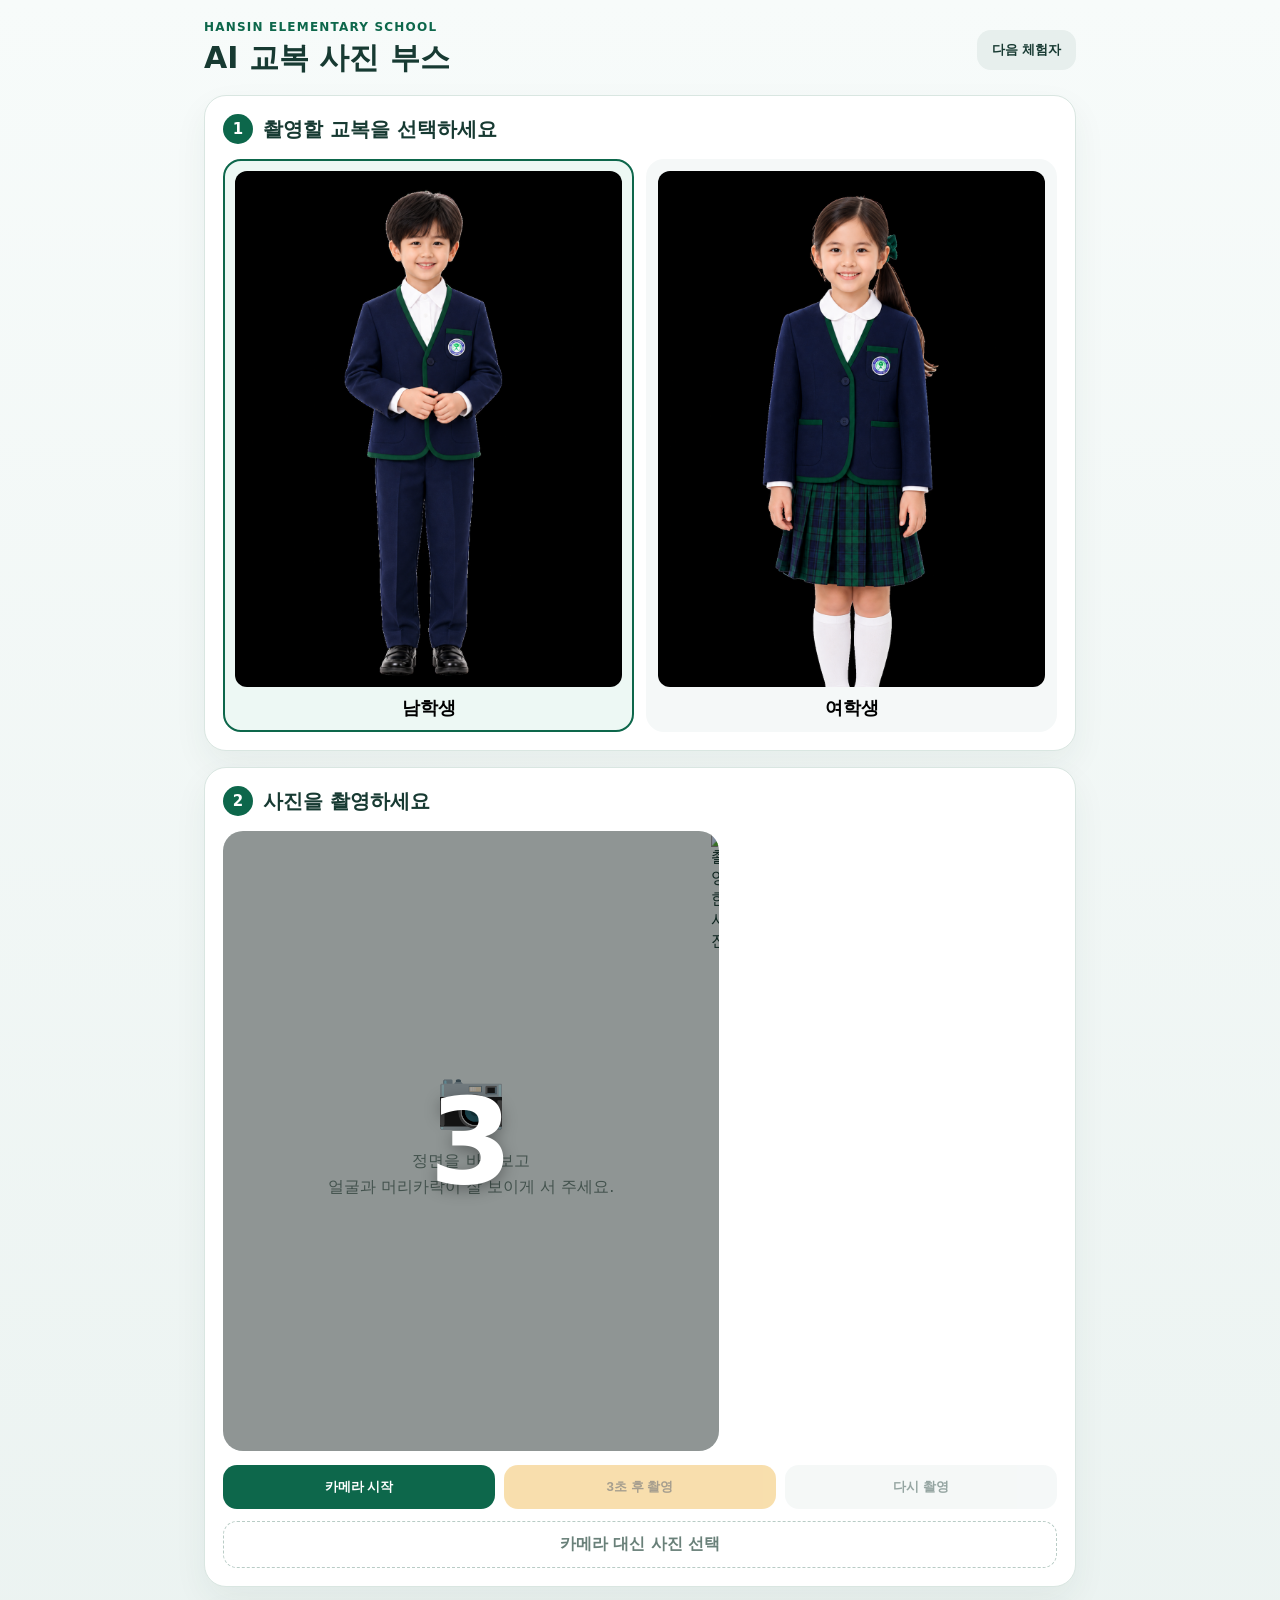
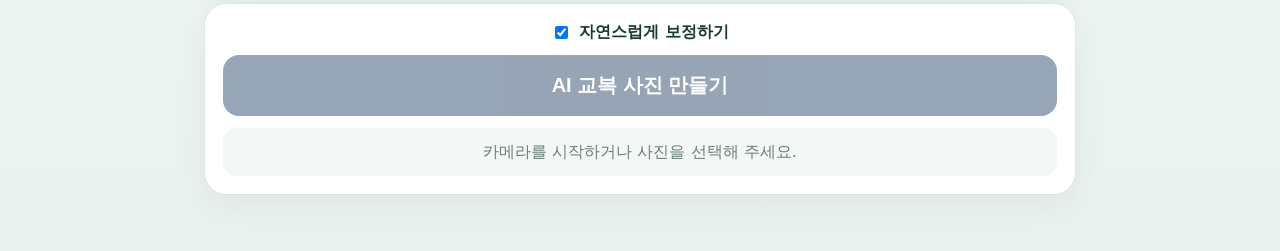
<file: static/index.html>
<!doctype html>
<html lang="ko">
<head>
  <meta charset="utf-8" />
  <meta name="viewport" content="width=device-width, initial-scale=1, viewport-fit=cover" />
  <meta name="theme-color" content="#123d2e" />
  <title>한신초 AI 교복 사진 부스</title>
  <link rel="stylesheet" href="/static/style.css" />
</head>
<body>
  <main class="booth-shell">
    <header class="booth-header">
      <div>
        <div class="eyebrow">HANSIN ELEMENTARY SCHOOL</div>
        <h1>AI 교복 사진 부스</h1>
      </div>
      <button id="resetBtn" class="reset-btn">다음 체험자</button>
    </header>

    <section class="step-card">
      <div class="step-title"><span>1</span> 촬영할 교복을 선택하세요</div>
      <div class="gender-grid">
        <button class="gender-card active" data-gender="boy">
          <img src="/assets/boy_uniform.png" alt="남학생 교복" />
          <strong>남학생</strong>
        </button>
        <button class="gender-card" data-gender="girl">
          <img src="/assets/girl_uniform.png" alt="여학생 교복" />
          <strong>여학생</strong>
        </button>
      </div>
    </section>

    <section class="step-card">
      <div class="step-title"><span>2</span> 사진을 촬영하세요</div>
      <div class="camera-frame">
        <video id="video" autoplay playsinline muted></video>
        <canvas id="captureCanvas" hidden></canvas>
        <img id="capturedPreview" alt="촬영한 사진" hidden />
        <div id="cameraPlaceholder" class="camera-placeholder">
          <div class="camera-icon">📷</div>
          <p>정면을 바라보고<br />얼굴과 머리카락이 잘 보이게 서 주세요.</p>
        </div>
        <div id="countdown" class="countdown" hidden>3</div>
      </div>

      <div class="big-actions">
        <button id="startCameraBtn" class="btn primary">카메라 시작</button>
        <button id="captureBtn" class="btn accent" disabled>3초 후 촬영</button>
        <button id="retakeBtn" class="btn light" disabled>다시 촬영</button>
      </div>

      <label class="upload-box">
        <span>카메라 대신 사진 선택</span>
        <input id="fileInput" type="file" accept="image/*" capture="user" />
      </label>
    </section>

    <section class="generate-card">
      <label class="refine-toggle"><input id="refineCheck" type="checkbox" checked /> 자연스럽게 보정하기</label>
      <button id="generateBtn" class="generate-btn" disabled>AI 교복 사진 만들기</button>
      <div id="statusText" class="status">카메라를 시작하거나 사진을 선택해 주세요.</div>
    </section>

    <section id="resultSection" class="result-card" hidden>
      <div class="step-title"><span>3</span> 완성되었습니다</div>
      <img id="resultImage" class="result-image" alt="AI 교복 사진 결과" />
      <div class="big-actions">
        <a id="downloadBtn" class="btn primary" href="#" download="hansin-ai-uniform.jpg">사진 저장</a>
        <button id="openResultBtn" class="btn light">크게 보기</button>
        <button id="newPersonBtn" class="btn accent">다음 체험자</button>
      </div>
    </section>
  </main>

  <script src="/static/app.js"></script>
</body>
</html>
</file>
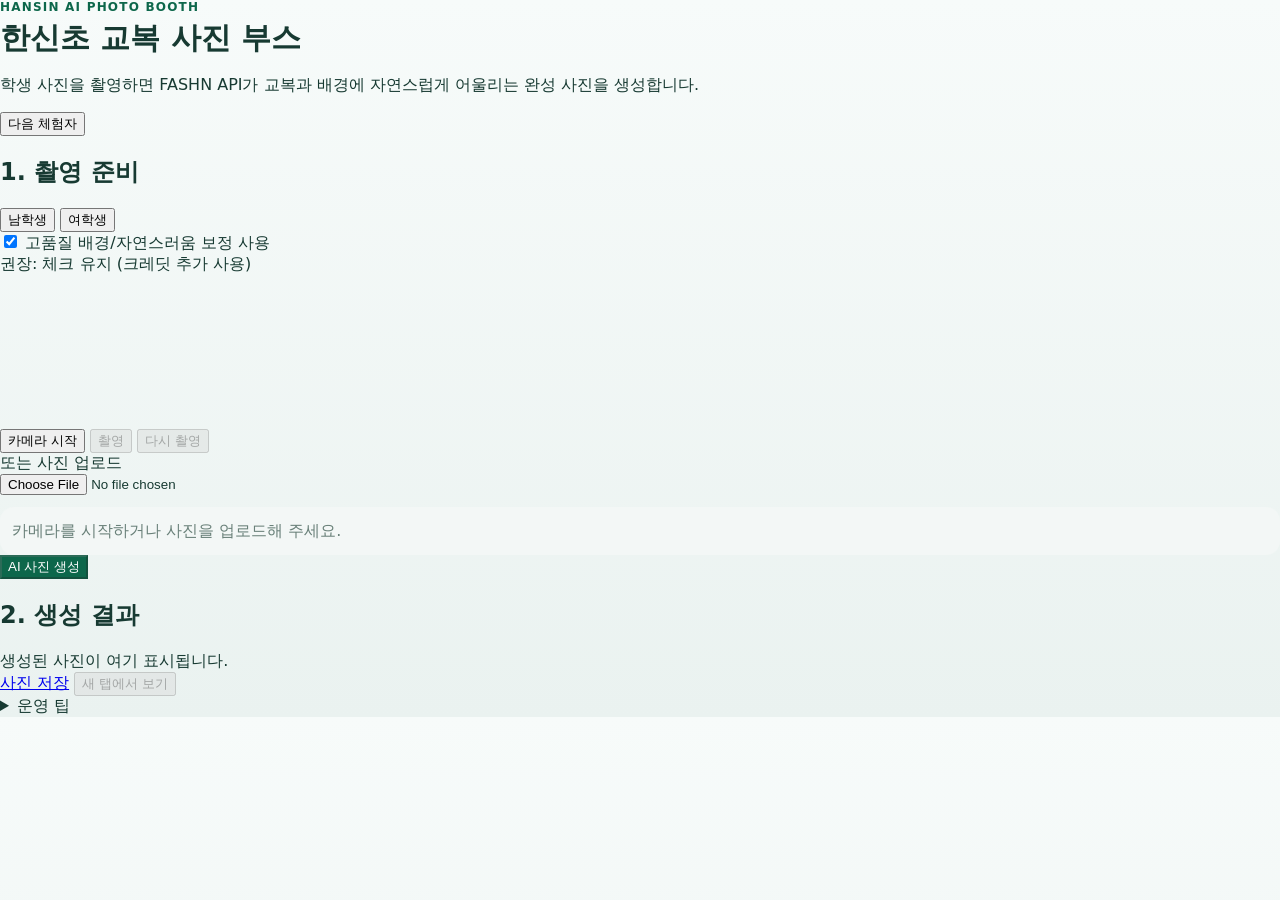
<file: static/index_full.html>
<!doctype html>
<html lang="ko">
<head>
  <meta charset="utf-8" />
  <meta name="viewport" content="width=device-width, initial-scale=1" />
  <title>한신초 AI 교복 사진 부스</title>
  <link rel="stylesheet" href="/static/style.css" />
</head>
<body>
  <main class="shell">
    <header class="hero">
      <div>
        <div class="eyebrow">HANSIN AI PHOTO BOOTH</div>
        <h1>한신초 교복 사진 부스</h1>
        <p>학생 사진을 촬영하면 FASHN API가 교복과 배경에 자연스럽게 어울리는 완성 사진을 생성합니다.</p>
      </div>
      <button id="resetBtn" class="ghost">다음 체험자</button>
    </header>

    <section class="grid">
      <div class="card">
        <h2>1. 촬영 준비</h2>
        <div class="seg" role="tablist" aria-label="성별 선택">
          <button class="seg-btn active" data-gender="boy">남학생</button>
          <button class="seg-btn" data-gender="girl">여학생</button>
        </div>
        <label class="check"><input id="refineCheck" type="checkbox" checked /> 고품질 배경/자연스러움 보정 사용</label>
        <div class="mini-note">권장: 체크 유지 (크레딧 추가 사용)</div>

        <div class="preview-wrap">
          <video id="video" autoplay playsinline muted></video>
          <canvas id="captureCanvas" hidden></canvas>
          <img id="capturedPreview" alt="촬영 미리보기" hidden />
        </div>

        <div class="button-row">
          <button id="startCameraBtn">카메라 시작</button>
          <button id="captureBtn" class="secondary" disabled>촬영</button>
          <button id="retakeBtn" class="ghost" disabled>다시 촬영</button>
        </div>

        <div class="or">또는 사진 업로드</div>
        <input id="fileInput" type="file" accept="image/*" capture="user" />

        <div class="status" id="statusText">카메라를 시작하거나 사진을 업로드해 주세요.</div>
        <button id="generateBtn" class="primary wide" disabled>AI 사진 생성</button>
      </div>

      <div class="card">
        <h2>2. 생성 결과</h2>
        <div class="result-frame">
          <img id="resultImage" alt="생성 결과" hidden />
          <div id="resultPlaceholder" class="placeholder">생성된 사진이 여기 표시됩니다.</div>
        </div>
        <div class="button-row">
          <a id="downloadBtn" class="secondary disabled" href="#" download="hansin-photo.jpg" aria-disabled="true">사진 저장</a>
          <button id="openResultBtn" class="ghost" disabled>새 탭에서 보기</button>
        </div>
        <details class="helpbox">
          <summary>운영 팁</summary>
          <ul>
            <li>얼굴과 머리카락이 잘 보이도록 정면에 가깝게 촬영하면 더 자연스럽습니다.</li>
            <li>고품질 보정을 켜면 더 자연스럽지만 생성 시간이 더 길어질 수 있습니다.</li>
            <li>결과는 서버의 <code>/results</code>에 일시 저장됩니다. 주기적으로 정리됩니다.</li>
          </ul>
        </details>
      </div>
    </section>
  </main>

  <script src="/static/app.js"></script>
</body>
</html>
</file>
<file: static/style.css>
:root{--green:#0d674b;--navy:#18385f;--bg:#edf4f2;--card:#fff;--line:#d9e6e1;--text:#173a32;--muted:#698079;--accent:#d99b35}
*{box-sizing:border-box}body{margin:0;font-family:system-ui,-apple-system,BlinkMacSystemFont,"Segoe UI",sans-serif;background:linear-gradient(180deg,#f7fbfa,#eaf2f0);color:var(--text)}
.booth-shell{max-width:900px;margin:0 auto;padding:20px 14px 40px}.booth-header{display:flex;justify-content:space-between;align-items:center;gap:14px;margin-bottom:16px}.eyebrow{font-size:12px;letter-spacing:.1em;font-weight:900;color:var(--green)}h1{margin:4px 0 0;font-size:30px}.reset-btn{border:0;border-radius:14px;padding:11px 15px;background:#e7efed;color:var(--text);font-weight:800;cursor:pointer}
.step-card,.generate-card,.result-card{background:var(--card);border:1px solid var(--line);border-radius:22px;padding:18px;margin-bottom:16px;box-shadow:0 14px 34px rgba(27,61,52,.06)}.step-title{display:flex;align-items:center;gap:10px;font-size:20px;font-weight:900;margin-bottom:15px}.step-title span{width:30px;height:30px;border-radius:50%;display:grid;place-items:center;background:var(--green);color:white;font-size:15px}
.gender-grid{display:grid;grid-template-columns:1fr 1fr;gap:12px}.gender-card{border:2px solid transparent;border-radius:18px;background:#f5f8f8;padding:10px;cursor:pointer;transition:.15s}.gender-card img{width:100%;aspect-ratio:3/4;object-fit:cover;border-radius:12px;display:block}.gender-card strong{display:block;margin-top:9px;font-size:18px}.gender-card.active{border-color:var(--green);background:#edf8f4}
.camera-frame{position:relative;overflow:hidden;border-radius:20px;background:#dfe9e7;aspect-ratio:4/5;max-height:620px;display:flex;align-items:center;justify-content:center}.camera-frame video,.camera-frame img{width:100%;height:100%;object-fit:cover;display:block}.camera-placeholder{position:absolute;inset:0;display:grid;place-content:center;text-align:center;color:var(--muted);padding:20px}.camera-icon{font-size:56px}.camera-placeholder p{line-height:1.6}.countdown{position:absolute;inset:0;background:rgba(0,0,0,.36);display:grid;place-items:center;color:#fff;font-size:120px;font-weight:900;text-shadow:0 4px 16px rgba(0,0,0,.35)}
.big-actions{display:grid;grid-template-columns:repeat(3,1fr);gap:9px;margin-top:14px}.btn{border:0;border-radius:14px;padding:13px 14px;font-weight:900;text-align:center;text-decoration:none;cursor:pointer}.btn:disabled{opacity:.45;cursor:not-allowed}.primary{background:var(--green);color:#fff}.accent{background:#f0b84b;color:#3b2a08}.light{background:#e9f0ef;color:var(--text)}
.upload-box{margin-top:12px;border:1px dashed #b9ccc6;border-radius:14px;padding:12px;display:block;text-align:center;color:var(--muted);font-weight:700;cursor:pointer}.upload-box input{display:none}.generate-card{text-align:center}.refine-toggle{display:flex;justify-content:center;gap:8px;font-weight:800;margin-bottom:12px}.generate-btn{width:100%;border:0;border-radius:16px;padding:17px;background:var(--navy);color:#fff;font-size:20px;font-weight:900;cursor:pointer}.generate-btn:disabled{opacity:.45}.status{margin-top:12px;min-height:48px;padding:12px;border-radius:14px;background:#f3f7f6;color:var(--muted);line-height:1.5}.result-image{width:100%;border-radius:18px;display:block;background:#eef2f1}
@media(max-width:640px){.booth-shell{padding:14px 10px 30px}.booth-header{align-items:flex-start}.booth-header h1{font-size:24px}.gender-card strong{font-size:16px}.big-actions{grid-template-columns:1fr}.camera-frame{max-height:68vh}.generate-btn{font-size:18px}.countdown{font-size:90px}}
</file>
